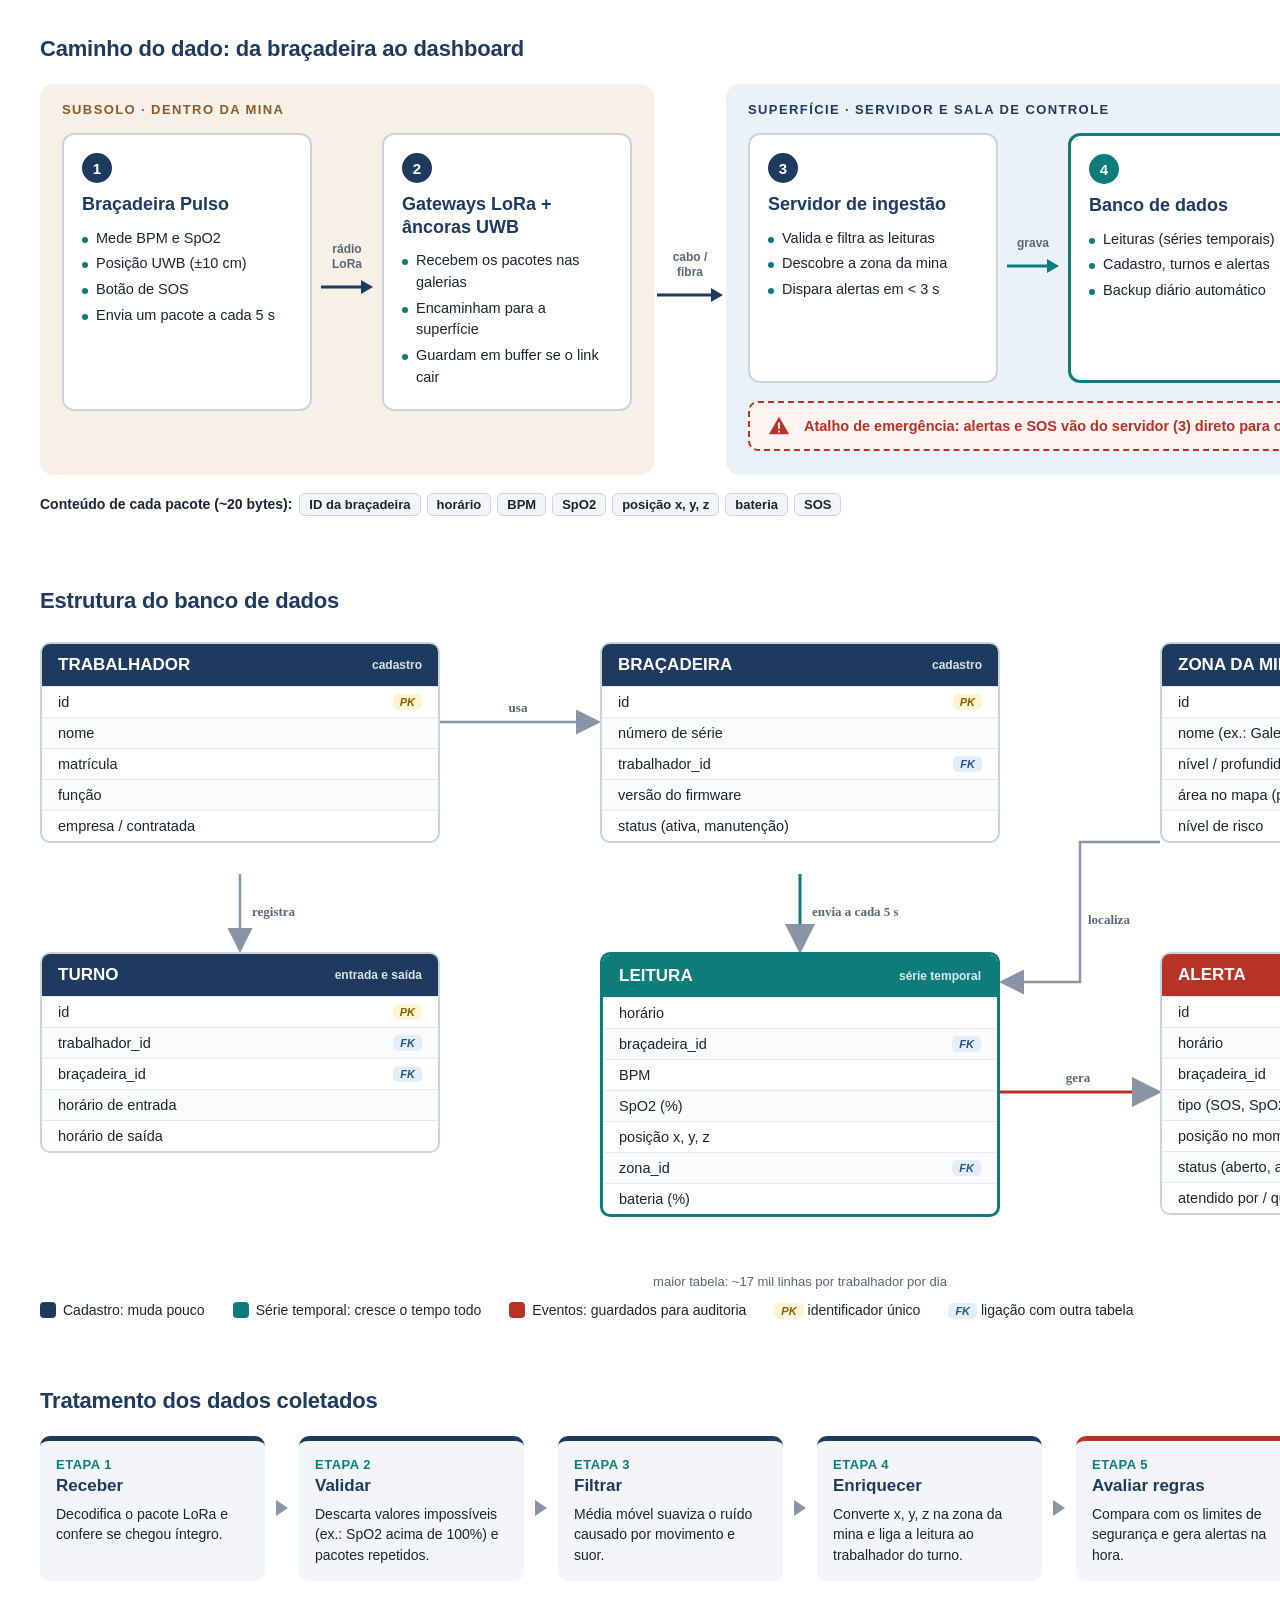
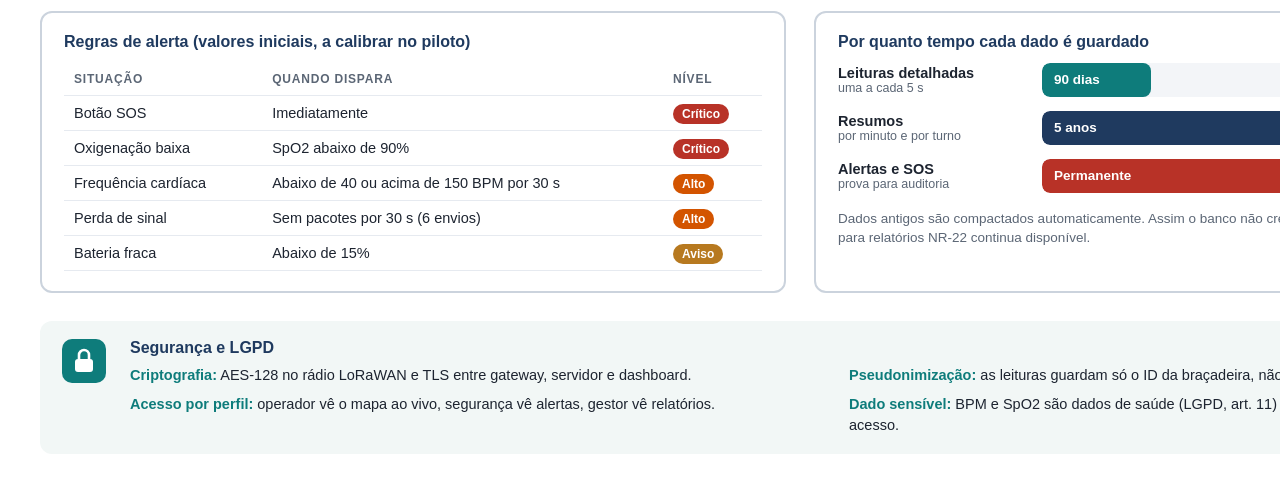
<file: figuras/fontes/figs.html>
<!doctype html>
<html lang="pt-BR"><head><meta charset="utf-8">
<style>
:root{--navy:#1F3A5F;--teal:#0E7C7B;--red:#B83227;--amber:#B7791F;--ink:#1d2430;--mute:#5b6675;--line:#CBD3DD;--bg2:#F3F5F8}
*{box-sizing:border-box;margin:0;padding:0}
body{font-family:Inter,sans-serif;color:var(--ink);background:#fff}
.fig{background:#fff;padding:36px 40px;position:relative}
h2{font-size:22px;font-weight:700;color:var(--navy);margin-bottom:22px;letter-spacing:-.2px}
h3{font-size:16px;font-weight:700;color:var(--navy);margin-bottom:12px}
/* ---------- FIG 1 ---------- */
#f1{width:1700px}
.zones{display:flex;gap:20px}
.zone{border-radius:14px;padding:18px 22px 24px}
.zone .zt{font-size:13px;font-weight:700;letter-spacing:1.4px;text-transform:uppercase;margin-bottom:16px}
.sub{background:#F6F0E7;width:640px}.sub .zt{color:#8A5A2B}
.sup{background:#EAF1F8;flex:1}.sup .zt{color:var(--navy)}
.row{display:flex;align-items:stretch}
.box{background:#fff;border:2px solid var(--line);border-radius:12px;padding:18px 18px 16px;width:250px;min-height:250px}
.box .n{display:inline-flex;width:30px;height:30px;border-radius:50%;background:var(--navy);color:#fff;font-weight:700;font-size:15px;align-items:center;justify-content:center;margin-bottom:10px}
.box .t{font-size:18px;font-weight:700;line-height:1.25;margin-bottom:12px;color:var(--navy)}
.box ul{list-style:none;font-size:14.5px;line-height:1.5;color:var(--ink)}
.box li{padding-left:14px;position:relative;margin-bottom:4px}
.box li:before{content:"";position:absolute;left:0;top:9px;width:6px;height:6px;border-radius:50%;background:var(--teal)}
.box.db{border-color:var(--teal);border-width:3px}
.box.db .n{background:var(--teal)}
.arrow{width:70px;display:flex;flex-direction:column;align-items:center;justify-content:center;font-size:12px;color:var(--mute);font-weight:600;text-align:center;line-height:1.25}
.arrow svg{margin:6px 0}
.cross{width:90px;margin:0 -20px;z-index:2}
.alertpath{margin-top:18px;display:flex;align-items:center;gap:14px;padding:12px 18px;border:2px dashed var(--red);border-radius:10px;color:var(--red);font-weight:600;font-size:14.5px;background:#FDF3F2}
.pkt{margin-top:18px;font-size:14px;color:var(--mute)}
.pkt b{color:var(--ink)}
.chip{display:inline-block;background:var(--bg2);border:1px solid var(--line);border-radius:6px;padding:3px 9px;margin:0 3px;font-size:13px;color:var(--ink);font-weight:600}
/* ---------- FIG 2 ---------- */
#f2{width:1600px;height:800px}
.tbl{position:absolute;width:400px;border:2px solid var(--line);border-radius:10px;overflow:hidden;background:#fff}
.tbl .hd{padding:11px 16px;color:#fff;font-weight:700;font-size:17px;display:flex;justify-content:space-between;align-items:center}
.tbl .hd span{font-size:12px;font-weight:600;opacity:.85}
.tbl .r{display:flex;justify-content:space-between;padding:7px 16px;font-size:14.5px;border-top:1px solid #E6EAF0}
.tbl .r:nth-child(odd){background:#FAFBFC}
.k{font-size:11px;font-weight:700;padding:2px 7px;border-radius:5px}
.pk{background:#FFF4D6;color:#8A6100}.fk{background:#E3EEF9;color:#24548A}
.cad .hd{background:var(--navy)} .ts .hd{background:var(--teal)} .ev .hd{background:var(--red)}
.ts{border-color:var(--teal);border-width:3px}
.note{position:absolute;font-size:13px;color:var(--mute);width:400px;text-align:center}
.lines{position:absolute;inset:0;pointer-events:none}
.lbl{font-family:Inter;font-size:13px;font-weight:600;fill:var(--mute)}
.legend{position:absolute;left:40px;bottom:34px;display:flex;gap:28px;font-size:14px;color:var(--ink);align-items:center}
.sw{display:inline-block;width:16px;height:16px;border-radius:4px;vertical-align:-3px;margin-right:7px}
/* ---------- FIG 3 ---------- */
#f3{width:1600px}
.steps{display:flex;align-items:stretch;gap:0}
.st{flex:1;background:var(--bg2);border-radius:10px;padding:16px 16px;border-top:5px solid var(--navy)}
.st .n{font-size:13px;font-weight:700;color:var(--teal);letter-spacing:.5px}
.st .t{font-size:17px;font-weight:700;color:var(--navy);margin:4px 0 8px}
.st p{font-size:14px;line-height:1.45;color:var(--ink)}
.st.al{border-top-color:var(--red)}
.st.db{border-top-color:var(--teal)}
.sa{width:34px;display:flex;align-items:center;justify-content:center}
.two{display:flex;gap:28px;margin-top:30px}
.card{flex:1;border:2px solid var(--line);border-radius:12px;padding:20px 22px}
table{border-collapse:collapse;width:100%;font-size:14.5px}
td,th{padding:9px 10px;text-align:left;border-bottom:1px solid #E6EAF0}
th{font-size:12px;text-transform:uppercase;letter-spacing:.8px;color:var(--mute)}
.lv{font-size:12px;font-weight:700;padding:3px 9px;border-radius:20px;color:#fff;white-space:nowrap}
.c{background:var(--red)}.a{background:#D35400}.w{background:var(--amber)}
.ret{display:flex;flex-direction:column;gap:14px}
.bar{display:flex;align-items:center;gap:14px}
.bar .lab{width:190px;font-size:14.5px;font-weight:600}
.bar .lab small{display:block;font-weight:400;color:var(--mute);font-size:12.5px}
.bar .tr{flex:1;height:34px;background:var(--bg2);border-radius:8px;position:relative;overflow:hidden}
.bar .fl{position:absolute;left:0;top:0;bottom:0;border-radius:8px;display:flex;align-items:center;padding-left:12px;color:#fff;font-weight:700;font-size:13.5px}
.sec{margin-top:28px;background:#F2F7F6;border-radius:12px;padding:18px 22px;display:flex;gap:24px;align-items:flex-start}
.sec .ic{flex:none;width:44px;height:44px;border-radius:10px;background:var(--teal);display:flex;align-items:center;justify-content:center}
.sec .g{display:grid;grid-template-columns:1fr 1fr;gap:8px 30px;font-size:14.5px;line-height:1.45;flex:1}
.sec .g div b{color:var(--teal)}
</style></head><body>

<!-- ================= FIGURA 1 ================= -->
<div class="fig" id="f1">
<h2>Caminho do dado: da braçadeira ao dashboard</h2>
<div class="zones">
 <div class="zone sub"><div class="zt">Subsolo · dentro da mina</div>
  <div class="row">
   <div class="box"><div class="n">1</div><div class="t">Braçadeira Pulso</div>
    <ul><li>Mede BPM e SpO2</li><li>Posição UWB (±10 cm)</li><li>Botão de SOS</li><li>Envia um pacote a cada 5 s</li></ul></div>
   <div class="arrow">rádio<br>LoRa<svg width="56" height="18"><line x1="2" y1="9" x2="44" y2="9" stroke="#1F3A5F" stroke-width="3"/><path d="M42 2 L54 9 L42 16 Z" fill="#1F3A5F"/></svg></div>
   <div class="box"><div class="n">2</div><div class="t">Gateways LoRa + âncoras UWB</div>
    <ul><li>Recebem os pacotes nas galerias</li><li>Encaminham para a superfície</li><li>Guardam em buffer se o link cair</li></ul></div>
  </div>
 </div>
 <div class="arrow cross">cabo /<br>fibra<svg width="70" height="18"><line x1="2" y1="9" x2="58" y2="9" stroke="#1F3A5F" stroke-width="3"/><path d="M56 2 L68 9 L56 16 Z" fill="#1F3A5F"/></svg></div>
 <div class="zone sup"><div class="zt">Superfície · servidor e sala de controle</div>
  <div class="row">
   <div class="box"><div class="n">3</div><div class="t">Servidor de ingestão</div>
    <ul><li>Valida e filtra as leituras</li><li>Descobre a zona da mina</li><li>Dispara alertas em &lt; 3 s</li></ul></div>
   <div class="arrow">grava<svg width="56" height="18"><line x1="2" y1="9" x2="44" y2="9" stroke="#0E7C7B" stroke-width="3"/><path d="M42 2 L54 9 L42 16 Z" fill="#0E7C7B"/></svg></div>
   <div class="box db"><div class="n">4</div><div class="t">Banco de dados</div>
    <ul><li>Leituras (séries temporais)</li><li>Cadastro, turnos e alertas</li><li>Backup diário automático</li></ul></div>
   <div class="arrow">consulta<svg width="56" height="18"><line x1="2" y1="9" x2="44" y2="9" stroke="#1F3A5F" stroke-width="3"/><path d="M42 2 L54 9 L42 16 Z" fill="#1F3A5F"/></svg></div>
   <div class="box"><div class="n">5</div><div class="t">Dashboard e relatórios</div>
    <ul><li>Mapa da mina ao vivo</li><li>Painel de alertas e SOS</li><li>Relatórios NR-22 e ESG</li></ul></div>
  </div>
  <div class="alertpath"><svg width="22" height="22" viewBox="0 0 24 24"><path d="M12 2 L23 21 H1 Z" fill="#B83227"/><rect x="11" y="8" width="2" height="7" fill="#fff"/><rect x="11" y="17" width="2" height="2" fill="#fff"/></svg>
  Atalho de emergência: alertas e SOS vão do servidor (3) direto para o dashboard (5), sem esperar o banco.</div>
 </div>
</div>
<div class="pkt"><b>Conteúdo de cada pacote (~20 bytes):</b>
 <span class="chip">ID da braçadeira</span><span class="chip">horário</span><span class="chip">BPM</span><span class="chip">SpO2</span><span class="chip">posição x, y, z</span><span class="chip">bateria</span><span class="chip">SOS</span></div>
</div>

<!-- ================= FIGURA 2 ================= -->
<div class="fig" id="f2">
<h2>Estrutura do banco de dados</h2>
<svg class="lines" width="1600" height="860">
 <defs><marker id="m" markerWidth="10" markerHeight="10" refX="8" refY="5" orient="auto"><path d="M0 0 L10 5 L0 10 Z" fill="#8995A5"/></marker></defs>
 <!-- trabalhador -> braçadeira -->
 <line x1="440" y1="170" x2="596" y2="170" stroke="#8995A5" stroke-width="2.5" marker-end="url(#m)"/><text x="518" y="160" class="lbl" text-anchor="middle">usa</text>
 <!-- trabalhador -> turno -->
 <line x1="240" y1="322" x2="240" y2="396" stroke="#8995A5" stroke-width="2.5" marker-end="url(#m)"/><text x="252" y="364" class="lbl">registra</text>
 <!-- braçadeira -> leitura -->
 <line x1="800" y1="322" x2="800" y2="396" stroke="#0E7C7B" stroke-width="3" marker-end="url(#m)"/><text x="812" y="364" class="lbl">envia a cada 5 s</text>
 <!-- leitura -> alerta -->
 <line x1="1000" y1="540" x2="1156" y2="540" stroke="#B83227" stroke-width="3" marker-end="url(#m)"/><text x="1078" y="530" class="lbl" text-anchor="middle">gera</text>
 <!-- zona -> alerta -->
 <line x1="1360" y1="322" x2="1360" y2="396" stroke="#8995A5" stroke-width="2.5" marker-end="url(#m)"/><text x="1372" y="364" class="lbl">localiza</text>
 <!-- zona -> leitura (elbow) -->
 <path d="M1160 290 H1080 V430 H1004" fill="none" stroke="#8995A5" stroke-width="2.5" marker-end="url(#m)"/><text x="1088" y="372" class="lbl">localiza</text>
</svg>

<div class="tbl cad" style="left:40px;top:90px"><div class="hd">TRABALHADOR <span>cadastro</span></div>
 <div class="r">id <i class="k pk">PK</i></div><div class="r">nome</div><div class="r">matrícula</div><div class="r">função</div><div class="r">empresa / contratada</div></div>
<div class="tbl cad" style="left:600px;top:90px"><div class="hd">BRAÇADEIRA <span>cadastro</span></div>
 <div class="r">id <i class="k pk">PK</i></div><div class="r">número de série</div><div class="r">trabalhador_id <i class="k fk">FK</i></div><div class="r">versão do firmware</div><div class="r">status (ativa, manutenção)</div></div>
<div class="tbl cad" style="left:1160px;top:90px"><div class="hd">ZONA DA MINA <span>mapa</span></div>
 <div class="r">id <i class="k pk">PK</i></div><div class="r">nome (ex.: Galeria N-3)</div><div class="r">nível / profundidade (m)</div><div class="r">área no mapa (polígono)</div><div class="r">nível de risco</div></div>

<div class="tbl cad" style="left:40px;top:400px"><div class="hd">TURNO <span>entrada e saída</span></div>
 <div class="r">id <i class="k pk">PK</i></div><div class="r">trabalhador_id <i class="k fk">FK</i></div><div class="r">braçadeira_id <i class="k fk">FK</i></div><div class="r">horário de entrada</div><div class="r">horário de saída</div></div>
<div class="tbl ts" style="left:600px;top:400px"><div class="hd">LEITURA <span>série temporal</span></div>
 <div class="r">horário</div><div class="r">braçadeira_id <i class="k fk">FK</i></div><div class="r">BPM</div><div class="r">SpO2 (%)</div><div class="r">posição x, y, z</div><div class="r">zona_id <i class="k fk">FK</i></div><div class="r">bateria (%)</div></div>
<div class="note" style="left:600px;top:722px">maior tabela: ~17 mil linhas por trabalhador por dia</div>
<div class="tbl ev" style="left:1160px;top:400px"><div class="hd">ALERTA <span>eventos</span></div>
 <div class="r">id <i class="k pk">PK</i></div><div class="r">horário</div><div class="r">braçadeira_id <i class="k fk">FK</i></div><div class="r">tipo (SOS, SpO2, BPM, sinal)</div><div class="r">posição no momento</div><div class="r">status (aberto, atendido)</div><div class="r">atendido por / quando</div></div>

<div class="legend">
 <span><i class="sw" style="background:#1F3A5F"></i>Cadastro: muda pouco</span>
 <span><i class="sw" style="background:#0E7C7B"></i>Série temporal: cresce o tempo todo</span>
 <span><i class="sw" style="background:#B83227"></i>Eventos: guardados para auditoria</span>
 <span><i class="k pk">PK</i> identificador único</span>
 <span><i class="k fk">FK</i> ligação com outra tabela</span>
</div>
</div>

<!-- ================= FIGURA 3 ================= -->
<div class="fig" id="f3">
<h2>Tratamento dos dados coletados</h2>
<div class="steps">
 <div class="st"><div class="n">ETAPA 1</div><div class="t">Receber</div><p>Decodifica o pacote LoRa e confere se chegou íntegro.</p></div>
 <div class="sa"><svg width="20" height="20"><path d="M4 2 L16 10 L4 18 Z" fill="#8995A5"/></svg></div>
 <div class="st"><div class="n">ETAPA 2</div><div class="t">Validar</div><p>Descarta valores impossíveis (ex.: SpO2 acima de 100%) e pacotes repetidos.</p></div>
 <div class="sa"><svg width="20" height="20"><path d="M4 2 L16 10 L4 18 Z" fill="#8995A5"/></svg></div>
 <div class="st"><div class="n">ETAPA 3</div><div class="t">Filtrar</div><p>Média móvel suaviza o ruído causado por movimento e suor.</p></div>
 <div class="sa"><svg width="20" height="20"><path d="M4 2 L16 10 L4 18 Z" fill="#8995A5"/></svg></div>
 <div class="st"><div class="n">ETAPA 4</div><div class="t">Enriquecer</div><p>Converte x, y, z na zona da mina e liga a leitura ao trabalhador do turno.</p></div>
 <div class="sa"><svg width="20" height="20"><path d="M4 2 L16 10 L4 18 Z" fill="#8995A5"/></svg></div>
 <div class="st al"><div class="n">ETAPA 5</div><div class="t">Avaliar regras</div><p>Compara com os limites de segurança e gera alertas na hora.</p></div>
 <div class="sa"><svg width="20" height="20"><path d="M4 2 L16 10 L4 18 Z" fill="#8995A5"/></svg></div>
 <div class="st db"><div class="n">ETAPA 6</div><div class="t">Armazenar e resumir</div><p>Grava a leitura e atualiza médias por minuto e por turno.</p></div>
</div>

<div class="two">
 <div class="card"><h3>Regras de alerta (valores iniciais, a calibrar no piloto)</h3>
  <table>
   <tr><th>Situação</th><th>Quando dispara</th><th>Nível</th></tr>
   <tr><td>Botão SOS</td><td>Imediatamente</td><td><span class="lv c">Crítico</span></td></tr>
   <tr><td>Oxigenação baixa</td><td>SpO2 abaixo de 90%</td><td><span class="lv c">Crítico</span></td></tr>
   <tr><td>Frequência cardíaca</td><td>Abaixo de 40 ou acima de 150 BPM por 30 s</td><td><span class="lv a">Alto</span></td></tr>
   <tr><td>Perda de sinal</td><td>Sem pacotes por 30 s (6 envios)</td><td><span class="lv a">Alto</span></td></tr>
   <tr><td>Bateria fraca</td><td>Abaixo de 15%</td><td><span class="lv w">Aviso</span></td></tr>
  </table></div>
 <div class="card"><h3>Por quanto tempo cada dado é guardado</h3>
  <div class="ret">
   <div class="bar"><div class="lab">Leituras detalhadas<small>uma a cada 5 s</small></div><div class="tr"><div class="fl" style="width:22%;background:#0E7C7B">90 dias</div></div></div>
   <div class="bar"><div class="lab">Resumos<small>por minuto e por turno</small></div><div class="tr"><div class="fl" style="width:68%;background:#1F3A5F">5 anos</div></div></div>
   <div class="bar"><div class="lab">Alertas e SOS<small>prova para auditoria</small></div><div class="tr"><div class="fl" style="width:100%;background:#B83227">Permanente</div></div></div>
  </div>
  <p style="font-size:13.5px;color:#5b6675;margin-top:16px;line-height:1.45">Dados antigos são compactados automaticamente. Assim o banco não cresce sem limite e o histórico necessário para relatórios NR-22 continua disponível.</p>
 </div>
</div>

<div class="sec"><div class="ic"><svg width="24" height="26" viewBox="0 0 24 26"><rect x="3" y="11" width="18" height="13" rx="3" fill="#fff"/><path d="M7 11 V7 a5 5 0 0 1 10 0 V11" fill="none" stroke="#fff" stroke-width="2.6"/></svg></div>
 <div><h3 style="margin-bottom:8px">Segurança e LGPD</h3>
 <div class="g">
  <div><b>Criptografia:</b> AES-128 no rádio LoRaWAN e TLS entre gateway, servidor e dashboard.</div>
  <div><b>Pseudonimização:</b> as leituras guardam só o ID da braçadeira, não o nome.</div>
  <div><b>Acesso por perfil:</b> operador vê o mapa ao vivo, segurança vê alertas, gestor vê relatórios.</div>
  <div><b>Dado sensível:</b> BPM e SpO2 são dados de saúde (LGPD, art. 11) e exigem finalidade clara e registro de acesso.</div>
 </div></div>
</div>
</div>
</body></html>
</file>
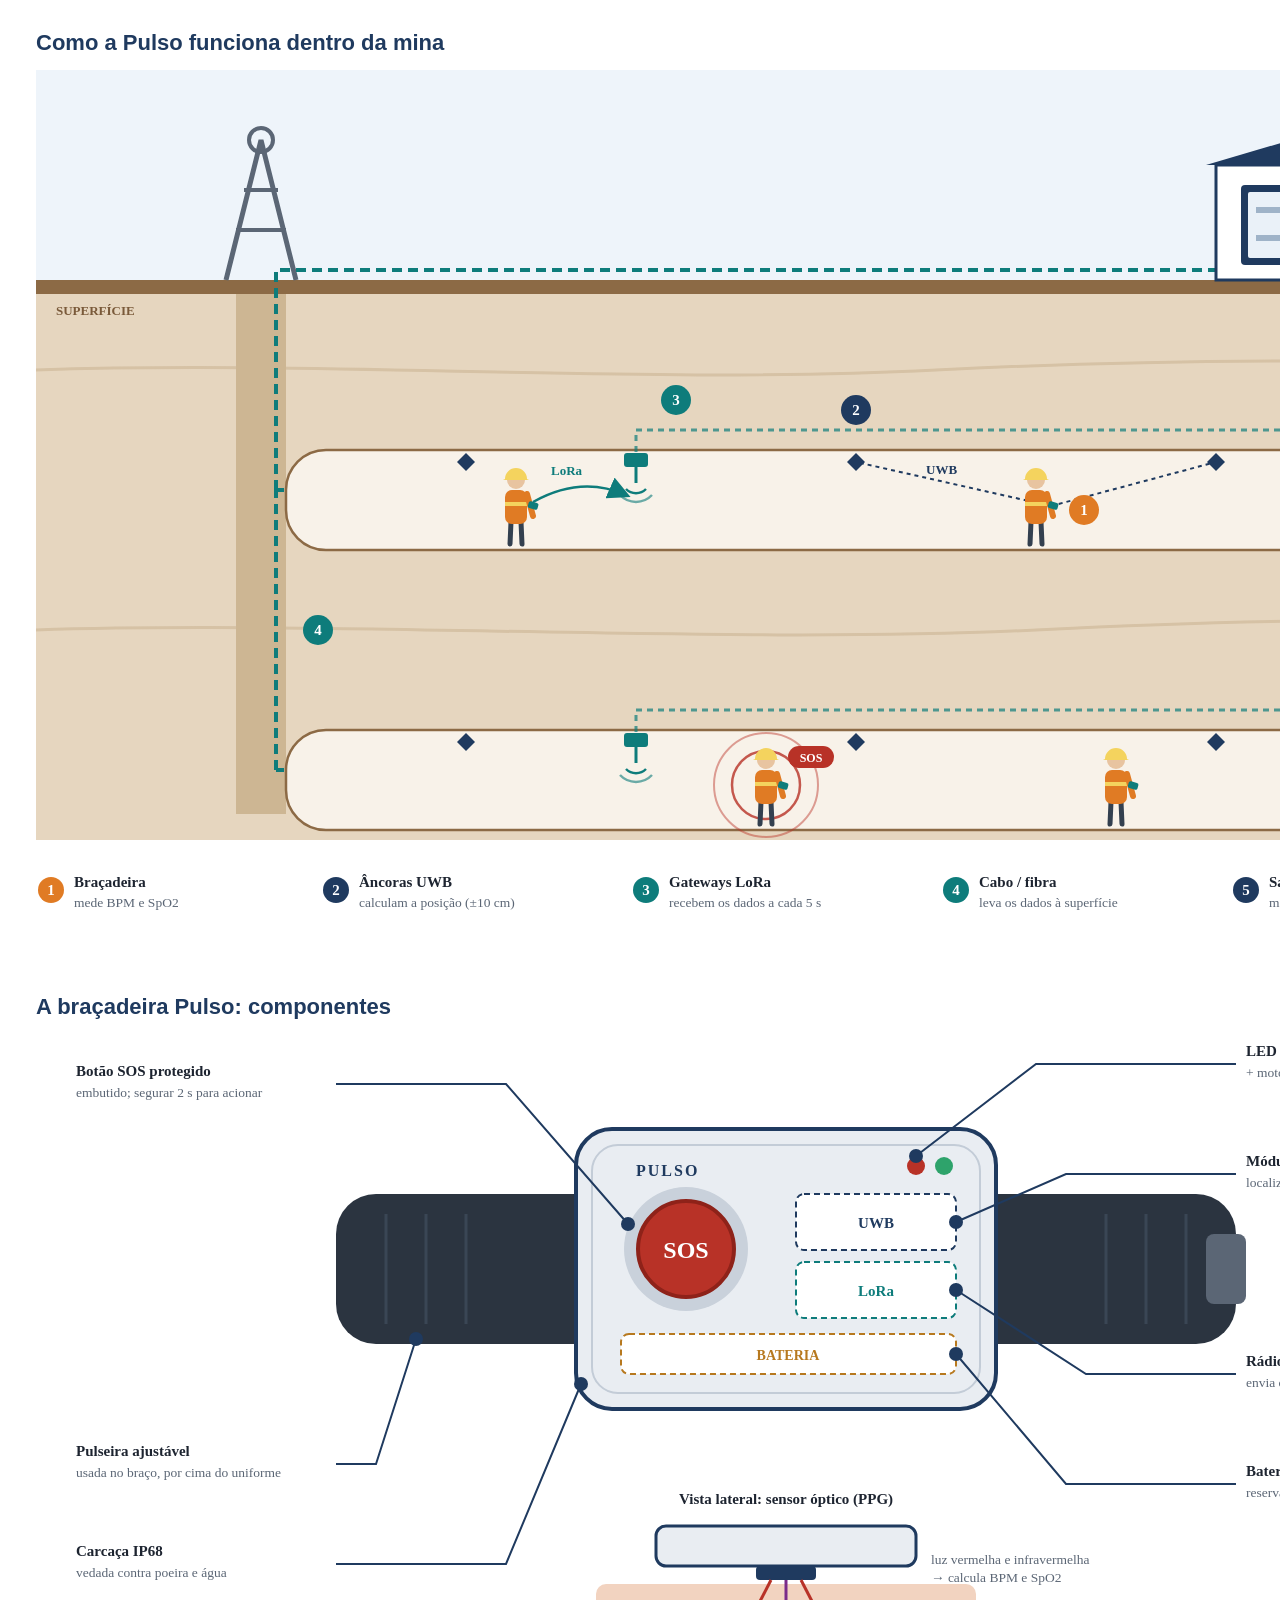
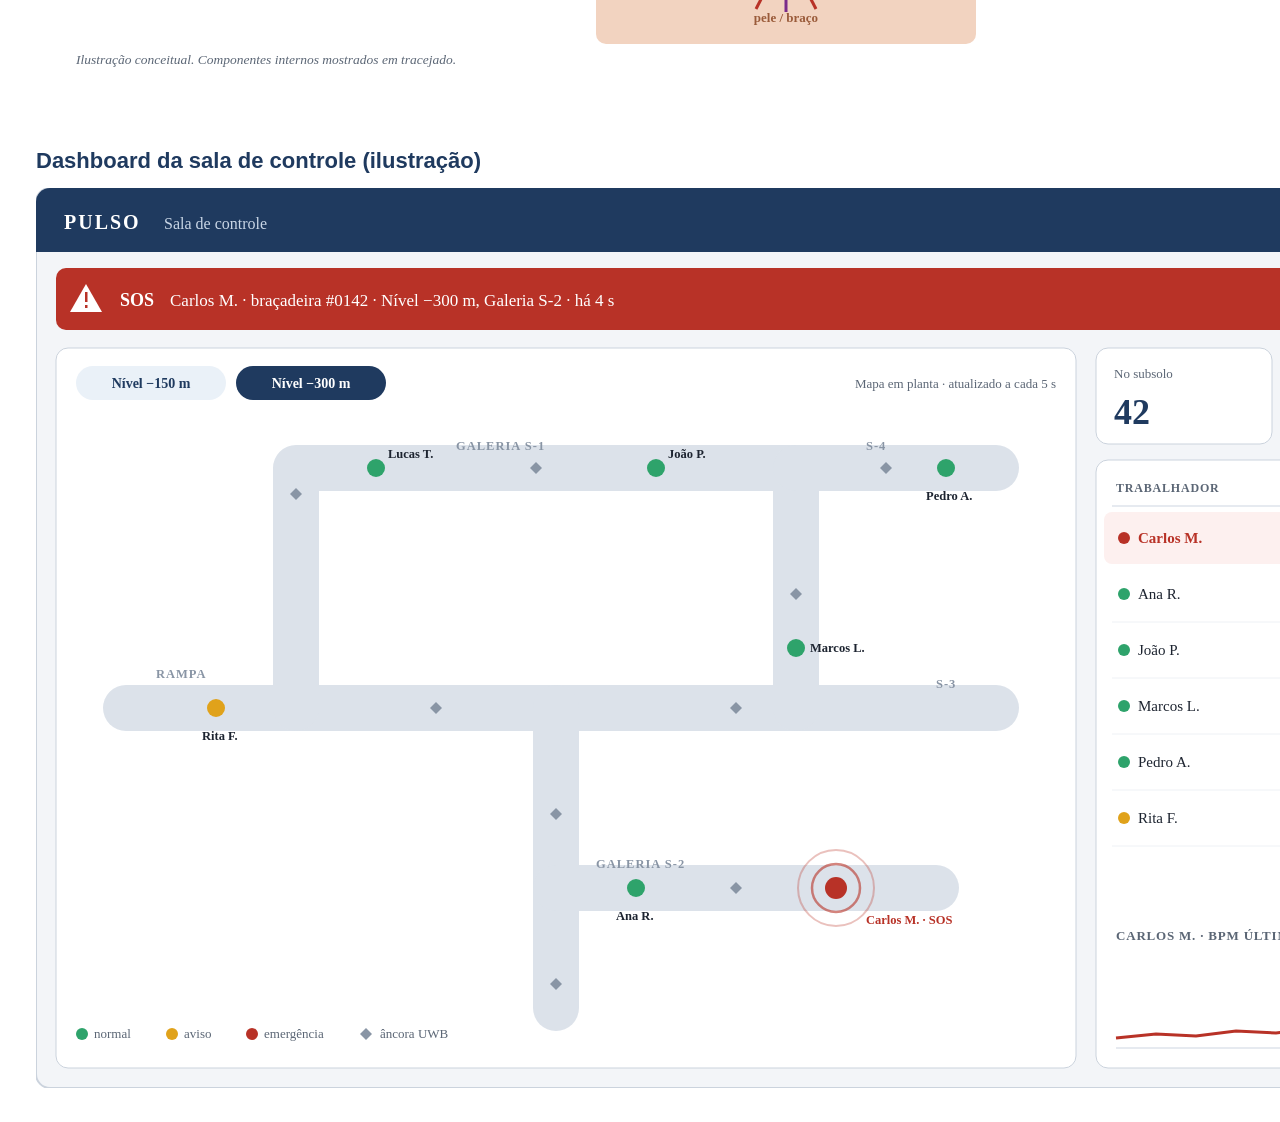
<file: figuras/fontes/sistema.html>
<!doctype html>
<html lang="pt-BR"><head><meta charset="utf-8">
<style>
*{margin:0;padding:0;box-sizing:border-box}
body{font-family:Inter,sans-serif;background:#fff;color:#1d2430}
.fig{background:#fff;padding:30px 36px;display:inline-block}
h2{font-size:22px;font-weight:700;color:#1F3A5F;margin-bottom:14px}
svg text{font-family:Inter}
.lb{font-size:15px;font-weight:700;fill:#1F3A5F}
.ls{font-size:13px;fill:#5b6675}
.lv{font-size:14px;font-weight:700;fill:#8A5A2B;letter-spacing:.5px}
.nb{font-size:15px;font-weight:800;fill:#fff}
.cl{font-size:15px;font-weight:700;fill:#1d2430}
.cs{font-size:13.5px;fill:#5b6675}
</style></head><body>

<!-- ================= A: INFOGRÁFICO ================= -->
<div class="fig" id="A">
<h2>Como a Pulso funciona dentro da mina</h2>
<svg width="1700" height="860" viewBox="0 0 1700 860">
<defs>
 <g id="wk"><!-- worker, origin at feet center -->
  <line x1="-6" y1="-2" x2="-5" y2="-24" stroke="#33404f" stroke-width="5" stroke-linecap="round"/>
  <line x1="6" y1="-2" x2="5" y2="-24" stroke="#33404f" stroke-width="5" stroke-linecap="round"/>
  <rect x="-11" y="-56" width="22" height="34" rx="7" fill="#E07B24"/>
  <rect x="-11" y="-44" width="22" height="4" fill="#F4D35E"/>
  <line x1="11" y1="-52" x2="17" y2="-30" stroke="#E07B24" stroke-width="6" stroke-linecap="round"/>
  <rect x="12" y="-44" width="10" height="7" rx="2" fill="#0E7C7B" transform="rotate(15 17 -40)"/>
  <circle cx="0" cy="-66" r="9" fill="#E8C4A0"/>
  <path d="M-11 -67 A11 11 0 0 1 11 -67 L13 -66 L-13 -66 Z" fill="#F4D35E"/>
 </g>
 <g id="anc"><path d="M0 0 L9 9 L0 18 L-9 9 Z" fill="#1F3A5F"/></g>
 <g id="gw"><rect x="-12" y="0" width="24" height="14" rx="3" fill="#0E7C7B"/><line x1="0" y1="14" x2="0" y2="30" stroke="#0E7C7B" stroke-width="3"/><path d="M-10 36 A14 14 0 0 0 10 36" fill="none" stroke="#0E7C7B" stroke-width="2.5"/><path d="M-16 42 A22 22 0 0 0 16 42" fill="none" stroke="#0E7C7B" stroke-width="2.5" opacity=".6"/></g>
 <marker id="ar" markerWidth="9" markerHeight="9" refX="7" refY="4.5" orient="auto"><path d="M0 0 L9 4.5 L0 9 Z" fill="#0E7C7B"/></marker>
</defs>
<!-- sky & ground -->
<rect x="0" y="0" width="1700" height="210" fill="#EEF4FA"/>
<rect x="0" y="210" width="1700" height="560" fill="#E6D6BF"/>
<rect x="0" y="210" width="1700" height="14" fill="#8C6A45"/>
<path d="M0 300 C300 290 600 315 900 300 S1500 290 1700 305" stroke="#D6C2A5" stroke-width="3" fill="none"/>
<path d="M0 560 C300 550 700 575 1000 560 S1500 548 1700 565" stroke="#D6C2A5" stroke-width="3" fill="none"/>
<text x="20" y="245" class="ls" style="fill:#7a5a3a;font-weight:600">SUPERFÍCIE</text>

<!-- headframe -->
<path d="M190 210 L225 70 L260 210" fill="none" stroke="#5b6675" stroke-width="5"/>
<line x1="200" y1="160" x2="250" y2="160" stroke="#5b6675" stroke-width="4"/>
<line x1="208" y1="120" x2="242" y2="120" stroke="#5b6675" stroke-width="4"/>
<circle cx="225" cy="70" r="12" fill="none" stroke="#5b6675" stroke-width="4"/>
<!-- shaft -->
<rect x="200" y="224" width="50" height="520" fill="#CDB693"/>
<!-- cable -->
<path d="M240 700 V420 M240 420 V200 H1180" fill="none" stroke="#0E7C7B" stroke-width="4" stroke-dasharray="10 6"/>
<path d="M600 700 H240" stroke="#0E7C7B" stroke-width="4" stroke-dasharray="10 6"/>
<path d="M600 420 H240" stroke="#0E7C7B" stroke-width="4" stroke-dasharray="10 6"/>

<!-- control room -->
<rect x="1180" y="95" width="320" height="115" fill="#fff" stroke="#1F3A5F" stroke-width="3"/>
<path d="M1170 95 L1340 45 L1510 95 Z" fill="#1F3A5F"/>
<rect x="1205" y="115" width="150" height="80" rx="4" fill="#1F3A5F"/>
<rect x="1212" y="122" width="136" height="66" rx="2" fill="#EAF1F8"/>
<line x1="1220" y1="140" x2="1340" y2="140" stroke="#9fb3c8" stroke-width="6"/>
<line x1="1220" y1="168" x2="1340" y2="168" stroke="#9fb3c8" stroke-width="6"/>
<circle cx="1250" cy="140" r="5" fill="#0E7C7B"/><circle cx="1300" cy="168" r="5" fill="#B83227"/><circle cx="1320" cy="140" r="5" fill="#0E7C7B"/>
<rect x="1380" y="115" width="38" height="80" rx="4" fill="#33404f"/>
<line x1="1386" y1="130" x2="1412" y2="130" stroke="#0E7C7B" stroke-width="3"/><line x1="1386" y1="145" x2="1412" y2="145" stroke="#0E7C7B" stroke-width="3"/><line x1="1386" y1="160" x2="1412" y2="160" stroke="#0E7C7B" stroke-width="3"/>
<text x="1435" y="140" class="ls">servidor</text><text x="1435" y="157" class="ls">+ banco</text>
<text x="1340" y="30" class="lb" text-anchor="middle">Sala de controle</text>

<!-- level 1 tunnel -->
<rect x="250" y="380" width="1380" height="100" rx="40" fill="#F8F2E9" stroke="#8C6A45" stroke-width="2.5"/>
<text x="1610" y="372" class="lv" text-anchor="end">NÍVEL −150 m</text>
<!-- level 2 tunnel -->
<rect x="250" y="660" width="1380" height="100" rx="40" fill="#F8F2E9" stroke="#8C6A45" stroke-width="2.5"/>
<text x="1610" y="652" class="lv" text-anchor="end">NÍVEL −300 m</text>

<!-- anchors -->
<use href="#anc" x="430" y="383"/><use href="#anc" x="820" y="383"/><use href="#anc" x="1180" y="383"/><use href="#anc" x="1520" y="383"/>
<use href="#anc" x="430" y="663"/><use href="#anc" x="820" y="663"/><use href="#anc" x="1180" y="663"/><use href="#anc" x="1520" y="663"/>
<!-- gateways -->
<use href="#gw" x="600" y="383"/><use href="#gw" x="600" y="663"/>
<use href="#gw" x="1350" y="383"/><use href="#gw" x="1350" y="663"/>
<path d="M1350 397 V360 H600 V383" fill="none" stroke="#0E7C7B" stroke-width="3" stroke-dasharray="6 5" opacity=".7"/>
<path d="M1350 677 V640 H600 V663" fill="none" stroke="#0E7C7B" stroke-width="3" stroke-dasharray="6 5" opacity=".7"/>

<!-- UWB ranging for worker at 1000 L1 -->
<line x1="1015" y1="436" x2="820" y2="392" stroke="#1F3A5F" stroke-width="2" stroke-dasharray="4 4"/>
<line x1="1015" y1="436" x2="1180" y2="392" stroke="#1F3A5F" stroke-width="2" stroke-dasharray="4 4"/>
<!-- LoRa from worker 480 to gateway 600 -->
<path d="M497 432 Q545 405 590 425" fill="none" stroke="#0E7C7B" stroke-width="2.5" marker-end="url(#ar)"/>

<!-- workers L1 -->
<use href="#wk" x="480" y="476"/><use href="#wk" x="1000" y="476"/><use href="#wk" x="1460" y="476"/>
<!-- workers L2 -->
<use href="#wk" x="1080" y="756"/><use href="#wk" x="1460" y="756"/>
<!-- SOS worker -->
<circle cx="730" cy="715" r="34" fill="none" stroke="#B83227" stroke-width="2.5" opacity=".8"/>
<circle cx="730" cy="715" r="52" fill="none" stroke="#B83227" stroke-width="2" opacity=".45"/>
<use href="#wk" x="730" y="756"/>
<rect x="752" y="676" width="46" height="22" rx="11" fill="#B83227"/><text x="775" y="692" text-anchor="middle" style="font-size:12px;font-weight:800;fill:#fff">SOS</text>

<!-- numbered callouts -->
<g>
 <circle cx="1048" cy="440" r="15" fill="#E07B24"/><text x="1048" y="445" class="nb" text-anchor="middle">1</text>
 <circle cx="820" cy="340" r="15" fill="#1F3A5F"/><text x="820" y="345" class="nb" text-anchor="middle">2</text>
 <circle cx="640" cy="330" r="15" fill="#0E7C7B"/><text x="640" y="335" class="nb" text-anchor="middle">3</text>
 <circle cx="282" cy="560" r="15" fill="#0E7C7B"/><text x="282" y="565" class="nb" text-anchor="middle">4</text>
 <circle cx="1530" cy="70" r="15" fill="#1F3A5F"/><text x="1530" y="75" class="nb" text-anchor="middle">5</text>
</g>
<text x="890" y="404" class="ls" style="fill:#1F3A5F;font-weight:600">UWB</text>
<text x="515" y="405" class="ls" style="fill:#0E7C7B;font-weight:600">LoRa</text>

<!-- legend -->
<g transform="translate(0,800)">
 <circle cx="15" cy="20" r="13" fill="#E07B24"/><text x="15" y="25" class="nb" text-anchor="middle">1</text>
 <text x="38" y="17" class="cl">Braçadeira</text><text x="38" y="37" class="cs">mede BPM e SpO2</text>
 <circle cx="300" cy="20" r="13" fill="#1F3A5F"/><text x="300" y="25" class="nb" text-anchor="middle">2</text>
 <text x="323" y="17" class="cl">Âncoras UWB</text><text x="323" y="37" class="cs">calculam a posição (±10 cm)</text>
 <circle cx="610" cy="20" r="13" fill="#0E7C7B"/><text x="610" y="25" class="nb" text-anchor="middle">3</text>
 <text x="633" y="17" class="cl">Gateways LoRa</text><text x="633" y="37" class="cs">recebem os dados a cada 5 s</text>
 <circle cx="920" cy="20" r="13" fill="#0E7C7B"/><text x="920" y="25" class="nb" text-anchor="middle">4</text>
 <text x="943" y="17" class="cl">Cabo / fibra</text><text x="943" y="37" class="cs">leva os dados à superfície</text>
 <circle cx="1210" cy="20" r="13" fill="#1F3A5F"/><text x="1210" y="25" class="nb" text-anchor="middle">5</text>
 <text x="1233" y="17" class="cl">Sala de controle</text><text x="1233" y="37" class="cs">mapa ao vivo, alertas e SOS</text>
 <rect x="1480" y="6" width="46" height="22" rx="11" fill="#B83227"/><text x="1503" y="22" text-anchor="middle" style="font-size:12px;font-weight:800;fill:#fff">SOS</text>
 <text x="1536" y="22" class="cs">pedido de ajuda</text>
</g>
</svg>
</div>

<!-- ================= B: BRAÇADEIRA ================= -->
<div class="fig" id="B">
<h2>A braçadeira Pulso: componentes</h2>
<svg width="1500" height="650" viewBox="0 90 1500 650">
<defs><marker id="d" markerWidth="8" markerHeight="8" refX="4" refY="4"><circle cx="4" cy="4" r="3.5" fill="#1F3A5F"/></marker></defs>
<!-- strap -->
<rect x="300" y="250" width="900" height="150" rx="40" fill="#2B3440"/>
<g stroke="#3a4655" stroke-width="3">
 <line x1="350" y1="270" x2="350" y2="380"/><line x1="390" y1="270" x2="390" y2="380"/><line x1="430" y1="270" x2="430" y2="380"/>
 <line x1="1070" y1="270" x2="1070" y2="380"/><line x1="1110" y1="270" x2="1110" y2="380"/><line x1="1150" y1="270" x2="1150" y2="380"/>
</g>
<rect x="1170" y="290" width="40" height="70" rx="8" fill="#5b6675"/>
<!-- module -->
<rect x="540" y="185" width="420" height="280" rx="36" fill="#E9EDF2" stroke="#1F3A5F" stroke-width="4"/>
<rect x="556" y="201" width="388" height="248" rx="26" fill="none" stroke="#C3CCD7" stroke-width="2"/>
<!-- x-ray internals -->
<rect x="760" y="250" width="160" height="56" rx="8" fill="#fff" stroke="#1F3A5F" stroke-width="2" stroke-dasharray="6 4"/>
<text x="840" y="284" text-anchor="middle" style="font-size:15px;font-weight:700;fill:#1F3A5F">UWB</text>
<rect x="760" y="318" width="160" height="56" rx="8" fill="#fff" stroke="#0E7C7B" stroke-width="2" stroke-dasharray="6 4"/>
<text x="840" y="352" text-anchor="middle" style="font-size:15px;font-weight:700;fill:#0E7C7B">LoRa</text>
<rect x="585" y="390" width="335" height="40" rx="8" fill="#fff" stroke="#B7791F" stroke-width="2" stroke-dasharray="6 4"/>
<text x="752" y="416" text-anchor="middle" style="font-size:14px;font-weight:700;fill:#B7791F">BATERIA</text>
<!-- SOS button -->
<circle cx="650" cy="305" r="62" fill="#C9D1DB"/>
<circle cx="650" cy="305" r="48" fill="#B83227"/>
<circle cx="650" cy="305" r="48" fill="none" stroke="#8E2219" stroke-width="4"/>
<text x="650" y="314" text-anchor="middle" style="font-size:24px;font-weight:800;fill:#fff">SOS</text>
<!-- LEDs -->
<circle cx="880" cy="222" r="9" fill="#B83227"/><circle cx="908" cy="222" r="9" fill="#2EA36B"/>
<text x="600" y="232" style="font-size:16px;font-weight:800;fill:#1F3A5F;letter-spacing:2px">PULSO</text>

<!-- callouts left -->
<g fill="none" stroke="#1F3A5F" stroke-width="2">
 <path d="M592 280 L470 140 H300" marker-start="url(#d)"/>
 <path d="M545 440 L470 620 H300" marker-start="url(#d)"/>
 <path d="M380 395 L340 520 H300" marker-start="url(#d)"/>
 <path d="M880 212 L1000 120 H1200" marker-start="url(#d)"/>
 <path d="M920 278 L1030 230 H1200" marker-start="url(#d)"/>
 <path d="M920 346 L1050 430 H1200" marker-start="url(#d)"/>
 <path d="M920 410 L1030 540 H1200" marker-start="url(#d)"/>
</g>
<g>
 <text x="40" y="132" class="cl">Botão SOS protegido</text><text x="40" y="153" class="cs">embutido; segurar 2 s para acionar</text>
 <text x="40" y="612" class="cl">Carcaça IP68</text><text x="40" y="633" class="cs">vedada contra poeira e água</text>
 <text x="40" y="512" class="cl">Pulseira ajustável</text><text x="40" y="533" class="cs">usada no braço, por cima do uniforme</text>
 <text x="1210" y="112" class="cl">LED vermelho / verde</text><text x="1210" y="133" class="cs">+ motor de vibração</text>
 <text x="1210" y="222" class="cl">Módulo UWB</text><text x="1210" y="243" class="cs">localização com ±10 cm</text>
 <text x="1210" y="422" class="cl">Rádio LoRa</text><text x="1210" y="443" class="cs">envia os dados a cada 5 s</text>
 <text x="1210" y="532" class="cl">Bateria recarregável</text><text x="1210" y="553" class="cs">reserva mínima para SOS</text>
</g>

<!-- side view: PPG -->
<g transform="translate(560,560)">
 <text x="190" y="0" text-anchor="middle" class="cl">Vista lateral: sensor óptico (PPG)</text>
 <rect x="0" y="80" width="380" height="60" rx="10" fill="#F2D3C0"/>
 <text x="190" y="118" text-anchor="middle" style="font-size:13px;fill:#9a5b3a;font-weight:600">pele / braço</text>
 <rect x="60" y="22" width="260" height="40" rx="10" fill="#E9EDF2" stroke="#1F3A5F" stroke-width="3"/>
 <rect x="160" y="62" width="60" height="14" rx="4" fill="#1F3A5F"/>
 <path d="M175 76 L160 105" stroke="#B83227" stroke-width="3"/><path d="M190 76 L190 108" stroke="#7a2b8a" stroke-width="3"/><path d="M205 76 L220 105" stroke="#B83227" stroke-width="3"/>
 <text x="335" y="60" class="cs">luz vermelha e infravermelha</text>
 <text x="335" y="78" class="cs">→ calcula BPM e SpO2</text>
</g>
<text x="40" y="720" class="cs" style="font-style:italic">Ilustração conceitual. Componentes internos mostrados em tracejado.</text>
</svg>
</div>

<!-- ================= C: DASHBOARD ================= -->
<div class="fig" id="C">
<h2>Dashboard da sala de controle (ilustração)</h2>
<svg width="1640" height="900" viewBox="0 0 1640 900">
<rect x="0" y="0" width="1640" height="900" rx="14" fill="#F3F5F8" stroke="#CBD3DD" stroke-width="2"/>
<!-- header -->
<path d="M0 14 A14 14 0 0 1 14 0 H1626 A14 14 0 0 1 1640 14 V64 H0 Z" fill="#1F3A5F"/>
<text x="28" y="41" style="font-size:20px;font-weight:800;fill:#fff;letter-spacing:2px">PULSO</text>
<text x="128" y="41" style="font-size:16px;fill:#C9D6E6">Sala de controle</text>
<text x="1610" y="41" text-anchor="end" style="font-size:15px;fill:#C9D6E6">Mina exemplo · Turno A · 14:32:05</text>
<!-- alert banner -->
<rect x="20" y="80" width="1600" height="62" rx="10" fill="#B83227"/>
<path d="M50 96 L66 124 H34 Z" fill="#fff"/><rect x="49" y="104" width="2.5" height="10" fill="#B83227"/><rect x="49" y="117" width="2.5" height="3" fill="#B83227"/>
<text x="84" y="118" style="font-size:18px;font-weight:800;fill:#fff">SOS</text>
<text x="134" y="118" style="font-size:17px;fill:#fff">Carlos M. · braçadeira #0142 · Nível −300 m, Galeria S-2 · há 4 s</text>
<rect x="1440" y="92" width="164" height="38" rx="8" fill="#fff"/><text x="1522" y="117" text-anchor="middle" style="font-size:15px;font-weight:800;fill:#B83227">RECEBIDO</text>
<!-- map panel -->
<rect x="20" y="160" width="1020" height="720" rx="12" fill="#fff" stroke="#CBD3DD"/>
<rect x="40" y="178" width="150" height="34" rx="17" fill="#EAF1F8"/><text x="115" y="200" text-anchor="middle" style="font-size:14px;fill:#1F3A5F;font-weight:600">Nível −150 m</text>
<rect x="200" y="178" width="150" height="34" rx="17" fill="#1F3A5F"/><text x="275" y="200" text-anchor="middle" style="font-size:14px;fill:#fff;font-weight:700">Nível −300 m</text>
<text x="1020" y="200" text-anchor="end" style="font-size:13px;fill:#5b6675">Mapa em planta · atualizado a cada 5 s</text>
<!-- tunnels plan -->
<g fill="none" stroke="#DCE2EA" stroke-width="46" stroke-linecap="round" stroke-linejoin="round">
 <path d="M90 520 H960"/>
 <path d="M260 520 V280 H760 V520"/>
 <path d="M520 520 V820"/>
 <path d="M760 280 H960"/>
 <path d="M520 700 H900"/>
</g>
<g style="font-size:12.5px;font-weight:700;fill:#8995A5;letter-spacing:1px">
 <text x="120" y="490">RAMPA</text><text x="420" y="262">GALERIA S-1</text><text x="830" y="262">S-4</text><text x="560" y="680">GALERIA S-2</text><text x="900" y="500">S-3</text>
</g>
<!-- anchors -->
<g fill="#8995A5">
 <path d="M260 300 l6 6 -6 6 -6 -6z"/><path d="M500 274 l6 6 -6 6 -6 -6z"/><path d="M760 400 l6 6 -6 6 -6 -6z"/><path d="M400 514 l6 6 -6 6 -6 -6z"/><path d="M700 514 l6 6 -6 6 -6 -6z"/><path d="M520 620 l6 6 -6 6 -6 -6z"/><path d="M700 694 l6 6 -6 6 -6 -6z"/><path d="M520 790 l6 6 -6 6 -6 -6z"/><path d="M850 274 l6 6 -6 6 -6 -6z"/>
</g>
<!-- workers -->
<g style="font-size:12.5px;font-weight:600;fill:#1d2430">
 <circle cx="340" cy="280" r="9" fill="#2EA36B"/><text x="352" y="270">Lucas T.</text>
 <circle cx="620" cy="280" r="9" fill="#2EA36B"/><text x="632" y="270">João P.</text>
 <circle cx="760" cy="460" r="9" fill="#2EA36B"/><text x="774" y="464">Marcos L.</text>
 <circle cx="910" cy="280" r="9" fill="#2EA36B"/><text x="890" y="312">Pedro A.</text>
 <circle cx="180" cy="520" r="9" fill="#E0A21B"/><text x="166" y="552">Rita F.</text>
 <circle cx="600" cy="700" r="9" fill="#2EA36B"/><text x="580" y="732">Ana R.</text>
 <circle cx="800" cy="700" r="24" fill="none" stroke="#B83227" stroke-width="2.5" opacity=".6"/>
 <circle cx="800" cy="700" r="38" fill="none" stroke="#B83227" stroke-width="2" opacity=".3"/>
 <circle cx="800" cy="700" r="11" fill="#B83227"/><text x="830" y="736" style="fill:#B83227;font-weight:800">Carlos M. · SOS</text>
</g>
<g transform="translate(40,850)" style="font-size:13px;fill:#5b6675">
 <circle cx="6" cy="-4" r="6" fill="#2EA36B"/><text x="18" y="0">normal</text>
 <circle cx="96" cy="-4" r="6" fill="#E0A21B"/><text x="108" y="0">aviso</text>
 <circle cx="176" cy="-4" r="6" fill="#B83227"/><text x="188" y="0">emergência</text>
 <path d="M290 -10 l6 6 -6 6 -6 -6z" fill="#8995A5"/><text x="304" y="0">âncora UWB</text>
</g>
<!-- KPIs -->
<g style="font-family:Inter">
 <rect x="1060" y="160" width="176" height="96" rx="12" fill="#fff" stroke="#CBD3DD"/>
 <text x="1078" y="190" style="font-size:13px;fill:#5b6675">No subsolo</text><text x="1078" y="236" style="font-size:36px;font-weight:800;fill:#1F3A5F">42</text>
 <rect x="1252" y="160" width="176" height="96" rx="12" fill="#FDF0EF" stroke="#E7B3AE"/>
 <text x="1270" y="190" style="font-size:13px;fill:#B83227">Alertas ativos</text><text x="1270" y="236" style="font-size:36px;font-weight:800;fill:#B83227">1</text>
 <rect x="1444" y="160" width="176" height="96" rx="12" fill="#fff" stroke="#CBD3DD"/>
 <text x="1462" y="190" style="font-size:13px;fill:#5b6675">Sem sinal</text><text x="1462" y="236" style="font-size:36px;font-weight:800;fill:#1F3A5F">0</text>
</g>
<!-- list -->
<rect x="1060" y="272" width="560" height="608" rx="12" fill="#fff" stroke="#CBD3DD"/>
<g style="font-size:12px;font-weight:700;fill:#5b6675;letter-spacing:.8px">
 <text x="1080" y="304">TRABALHADOR</text><text x="1260" y="304">ZONA</text><text x="1340" y="304">BPM</text><text x="1410" y="304">SpO2</text><text x="1490" y="304">BATERIA</text>
</g>
<line x1="1076" y1="318" x2="1604" y2="318" stroke="#E6EAF0" stroke-width="2"/>
<g style="font-size:15px;fill:#1d2430">
 <rect x="1068" y="324" width="544" height="52" rx="8" fill="#FDF0EF"/>
 <circle cx="1088" cy="350" r="6" fill="#B83227"/><text x="1102" y="355" style="font-weight:700;fill:#B83227">Carlos M.</text><text x="1260" y="355">S-2</text><text x="1340" y="355" style="font-weight:700;fill:#B83227">128</text><text x="1410" y="355">95%</text><text x="1490" y="355">71%</text>
 <circle cx="1088" cy="406" r="6" fill="#2EA36B"/><text x="1102" y="411">Ana R.</text><text x="1260" y="411">S-2</text><text x="1340" y="411">92</text><text x="1410" y="411">97%</text><text x="1490" y="411">88%</text>
 <line x1="1076" y1="434" x2="1604" y2="434" stroke="#EEF1F5"/>
 <circle cx="1088" cy="462" r="6" fill="#2EA36B"/><text x="1102" y="467">João P.</text><text x="1260" y="467">S-1</text><text x="1340" y="467">84</text><text x="1410" y="467">98%</text><text x="1490" y="467">64%</text>
 <line x1="1076" y1="490" x2="1604" y2="490" stroke="#EEF1F5"/>
 <circle cx="1088" cy="518" r="6" fill="#2EA36B"/><text x="1102" y="523">Marcos L.</text><text x="1260" y="523">S-3</text><text x="1340" y="523">101</text><text x="1410" y="523">96%</text><text x="1490" y="523">52%</text>
 <line x1="1076" y1="546" x2="1604" y2="546" stroke="#EEF1F5"/>
 <circle cx="1088" cy="574" r="6" fill="#2EA36B"/><text x="1102" y="579">Pedro A.</text><text x="1260" y="579">S-4</text><text x="1340" y="579">76</text><text x="1410" y="579">98%</text><text x="1490" y="579">90%</text>
 <line x1="1076" y1="602" x2="1604" y2="602" stroke="#EEF1F5"/>
 <circle cx="1088" cy="630" r="6" fill="#E0A21B"/><text x="1102" y="635">Rita F.</text><text x="1260" y="635">Rampa</text><text x="1340" y="635">88</text><text x="1410" y="635">97%</text><text x="1490" y="635" style="font-weight:700;fill:#B7791F">14%</text>
 <line x1="1076" y1="658" x2="1604" y2="658" stroke="#EEF1F5"/>
 <text x="1340" y="700" text-anchor="middle" style="font-size:13px;fill:#8995A5">+ 36 trabalhadores</text>
</g>
<!-- mini chart for selected -->
<text x="1080" y="752" style="font-size:13px;font-weight:700;fill:#5b6675;letter-spacing:.8px">CARLOS M. · BPM ÚLTIMOS 5 MIN</text>
<polyline fill="none" stroke="#B83227" stroke-width="3" points="1080,850 1120,846 1160,848 1200,843 1240,845 1280,840 1320,842 1360,836 1400,830 1440,818 1480,800 1520,790 1560,782 1600,778"/>
<line x1="1080" y1="860" x2="1600" y2="860" stroke="#E6EAF0" stroke-width="2"/>
</svg>
</div>
</body></html>
</file>
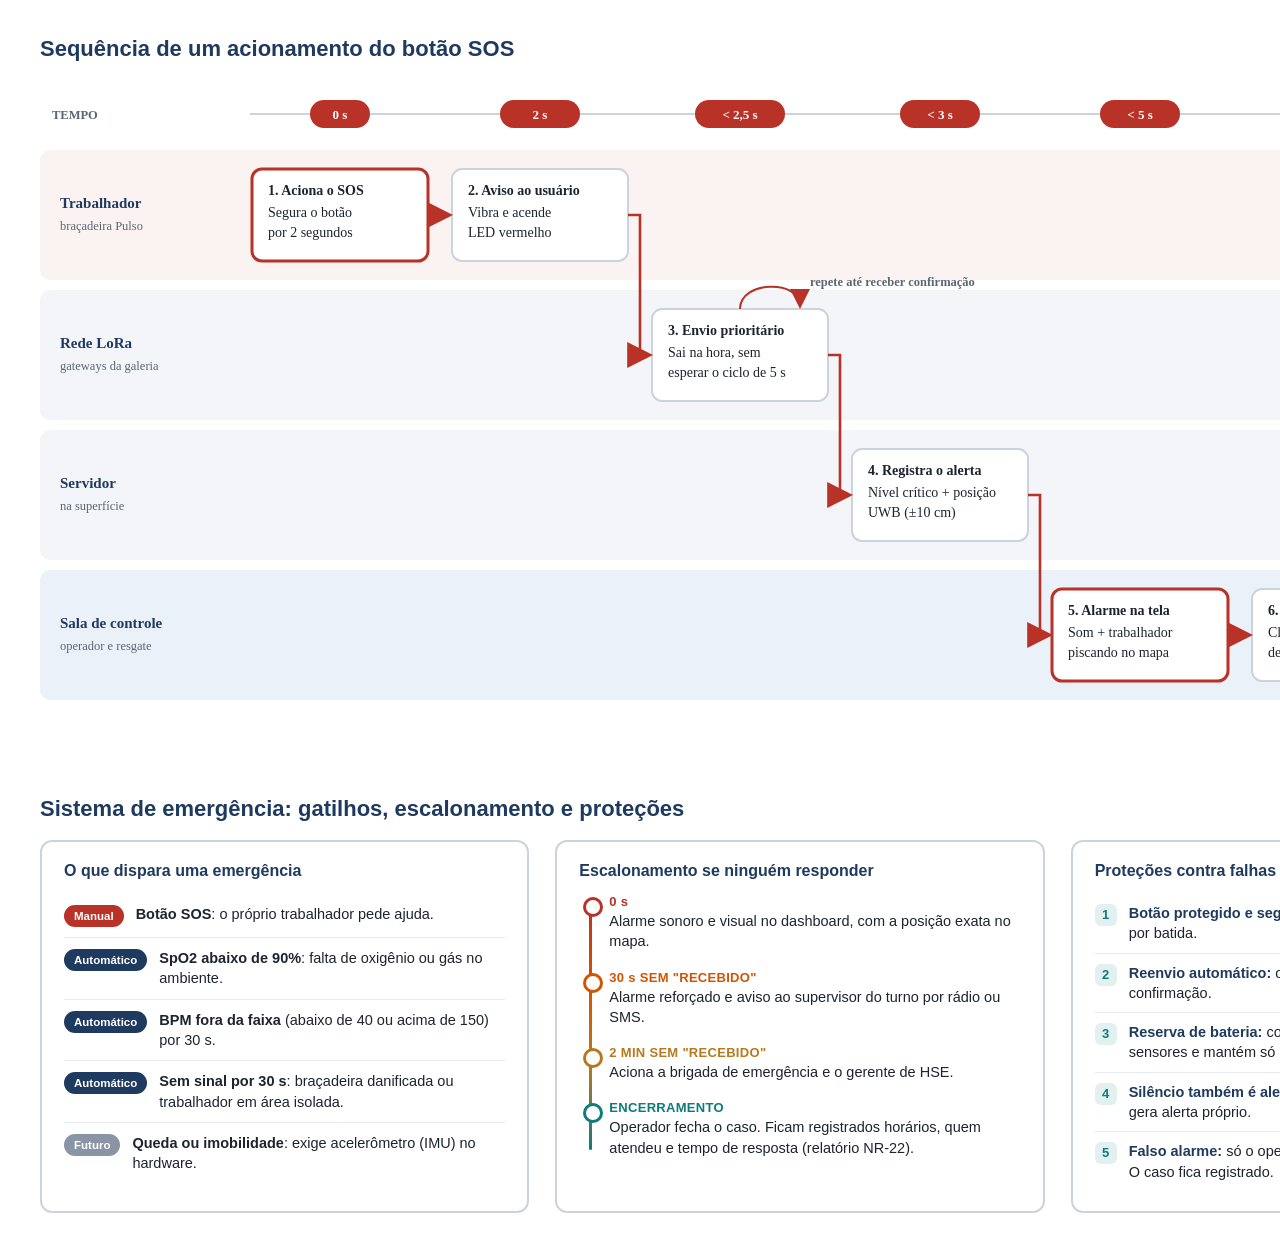
<file: figuras/fontes/sos.html>
<!doctype html>
<html lang="pt-BR"><head><meta charset="utf-8">
<style>
:root{--navy:#1F3A5F;--teal:#0E7C7B;--red:#B83227;--amber:#B7791F;--ink:#1d2430;--mute:#5b6675;--line:#CBD3DD;--bg2:#F3F5F8}
*{box-sizing:border-box;margin:0;padding:0}
body{font-family:Inter,sans-serif;color:var(--ink);background:#fff}
.fig{background:#fff;padding:36px 40px;position:relative}
h2{font-size:22px;font-weight:700;color:var(--navy);margin-bottom:18px}
h3{font-size:16px;font-weight:700;color:var(--navy);margin-bottom:14px}
#s1{width:1760px}
svg text{font-family:Inter}
.lt{font-size:15px;font-weight:700;fill:#1F3A5F}
.ls{font-size:12.5px;fill:#5b6675}
.bt{font-size:14px;fill:#1d2430}
.bb{font-size:14px;font-weight:700;fill:#1d2430}
.tm{font-size:13px;font-weight:700;fill:#fff}
.al{font-size:12.5px;font-weight:600;fill:#5b6675}
/* fig 2 */
#s2{width:1600px}
.cols{display:flex;gap:26px}
.card{flex:1;border:2px solid var(--line);border-radius:12px;padding:20px 22px}
.trig{display:flex;gap:12px;align-items:flex-start;padding:10px 0;border-bottom:1px solid #E6EAF0;font-size:14.5px;line-height:1.4}
.trig:last-child{border-bottom:0}
.tag{flex:none;font-size:11.5px;font-weight:700;color:#fff;border-radius:20px;padding:3px 10px;margin-top:1px}
.man{background:var(--red)}.aut{background:var(--navy)}.opt{background:#8995A5}
.esc{position:relative;padding-left:30px}
.esc:before{content:"";position:absolute;left:10px;top:8px;bottom:8px;width:3px;background:linear-gradient(#B83227,#D35400,#B7791F,#0E7C7B);border-radius:2px}
.ev{position:relative;margin-bottom:18px}
.ev:last-child{margin-bottom:0}
.ev:before{content:"";position:absolute;left:-26px;top:3px;width:14px;height:14px;border-radius:50%;background:#fff;border:3px solid var(--c)}
.ev .w{font-size:13px;font-weight:700;color:var(--c);letter-spacing:.3px}
.ev .d{font-size:14.5px;line-height:1.4;margin-top:2px}
.pr{display:flex;gap:12px;padding:9px 0;font-size:14.5px;line-height:1.4;border-bottom:1px solid #E6EAF0}
.pr:last-child{border-bottom:0}
.pr .ic{flex:none;width:22px;height:22px;border-radius:6px;background:#E2F0EF;color:var(--teal);font-weight:800;font-size:13px;display:flex;align-items:center;justify-content:center;margin-top:1px}
.pr b{color:var(--navy)}
</style></head><body>

<!-- =========== FIGURA SOS 1: sequência =========== -->
<div class="fig" id="s1">
<h2>Sequência de um acionamento do botão SOS</h2>
<svg width="1680" height="640" viewBox="0 0 1680 640">
 <defs><marker id="a" markerWidth="10" markerHeight="10" refX="8" refY="5" orient="auto"><path d="M0 0 L10 5 L0 10 Z" fill="#B83227"/></marker>
 <marker id="g" markerWidth="10" markerHeight="10" refX="8" refY="5" orient="auto"><path d="M0 0 L10 5 L0 10 Z" fill="#0E7C7B"/></marker></defs>
 <!-- time axis -->
 <line x1="210" y1="34" x2="1670" y2="34" stroke="#CBD3DD" stroke-width="2"/>
 <text x="12" y="39" class="ls" font-weight="700">TEMPO</text>
 <g>
  <rect x="270" y="20" width="60" height="28" rx="14" fill="#B83227"/><text x="300" y="39" class="tm" text-anchor="middle">0 s</text>
  <rect x="460" y="20" width="80" height="28" rx="14" fill="#B83227"/><text x="500" y="39" class="tm" text-anchor="middle">2 s</text>
  <rect x="655" y="20" width="90" height="28" rx="14" fill="#B83227"/><text x="700" y="39" class="tm" text-anchor="middle">&lt; 2,5 s</text>
  <rect x="860" y="20" width="80" height="28" rx="14" fill="#B83227"/><text x="900" y="39" class="tm" text-anchor="middle">&lt; 3 s</text>
  <rect x="1060" y="20" width="80" height="28" rx="14" fill="#B83227"/><text x="1100" y="39" class="tm" text-anchor="middle">&lt; 5 s</text>
  <rect x="1245" y="20" width="110" height="28" rx="14" fill="#1F3A5F"/><text x="1300" y="39" class="tm" text-anchor="middle">até 30 s</text>
  <rect x="1445" y="20" width="110" height="28" rx="14" fill="#0E7C7B"/><text x="1500" y="39" class="tm" text-anchor="middle">logo após</text>
 </g>
 <!-- lanes -->
 <g>
  <rect x="0" y="70" width="1680" height="130" rx="10" fill="#FBF3F2"/>
  <rect x="0" y="210" width="1680" height="130" rx="10" fill="#F3F5F8"/>
  <rect x="0" y="350" width="1680" height="130" rx="10" fill="#F3F5F8"/>
  <rect x="0" y="490" width="1680" height="130" rx="10" fill="#EAF1F8"/>
  <text x="20" y="128" class="lt">Trabalhador</text><text x="20" y="150" class="ls">braçadeira Pulso</text>
  <text x="20" y="268" class="lt">Rede LoRa</text><text x="20" y="290" class="ls">gateways da galeria</text>
  <text x="20" y="408" class="lt">Servidor</text><text x="20" y="430" class="ls">na superfície</text>
  <text x="20" y="548" class="lt">Sala de controle</text><text x="20" y="570" class="ls">operador e resgate</text>
 </g>
 <!-- boxes: w176 h92 ; lane centers 135,275,415,555 -->
 <g stroke-width="2">
  <rect x="212" y="89" width="176" height="92" rx="10" fill="#fff" stroke="#B83227" stroke-width="3"/>
  <rect x="412" y="89" width="176" height="92" rx="10" fill="#fff" stroke="#CBD3DD"/>
  <rect x="612" y="229" width="176" height="92" rx="10" fill="#fff" stroke="#CBD3DD"/>
  <rect x="812" y="369" width="176" height="92" rx="10" fill="#fff" stroke="#CBD3DD"/>
  <rect x="1012" y="509" width="176" height="92" rx="10" fill="#fff" stroke="#B83227" stroke-width="3"/>
  <rect x="1212" y="509" width="176" height="92" rx="10" fill="#fff" stroke="#CBD3DD"/>
  <rect x="1412" y="89" width="176" height="92" rx="10" fill="#fff" stroke="#0E7C7B" stroke-width="3"/>
 </g>
 <g>
  <text x="228" y="115" class="bb">1. Aciona o SOS</text><text x="228" y="137" class="bt">Segura o botão</text><text x="228" y="157" class="bt">por 2 segundos</text>
  <text x="428" y="115" class="bb">2. Aviso ao usuário</text><text x="428" y="137" class="bt">Vibra e acende</text><text x="428" y="157" class="bt">LED vermelho</text>
  <text x="628" y="255" class="bb">3. Envio prioritário</text><text x="628" y="277" class="bt">Sai na hora, sem</text><text x="628" y="297" class="bt">esperar o ciclo de 5 s</text>
  <text x="828" y="395" class="bb">4. Registra o alerta</text><text x="828" y="417" class="bt">Nível crítico + posição</text><text x="828" y="437" class="bt">UWB (±10 cm)</text>
  <text x="1028" y="535" class="bb">5. Alarme na tela</text><text x="1028" y="557" class="bt">Som + trabalhador</text><text x="1028" y="577" class="bt">piscando no mapa</text>
  <text x="1228" y="535" class="bb">6. Operador assume</text><text x="1228" y="557" class="bt">Clica "Recebido" e</text><text x="1228" y="577" class="bt">despacha o resgate</text>
  <text x="1428" y="115" class="bb">7. Retorno ao usuário</text><text x="1428" y="137" class="bt">LED verde: "ajuda</text><text x="1428" y="157" class="bt">a caminho"</text>
 </g>
 <!-- arrows -->
 <g fill="none" stroke="#B83227" stroke-width="2.6">
  <path d="M388 135 H408" marker-end="url(#a)"/>
  <path d="M588 135 H600 V275 H608" marker-end="url(#a)"/>
  <path d="M788 275 H800 V415 H808" marker-end="url(#a)"/>
  <path d="M988 415 H1000 V555 H1008" marker-end="url(#a)"/>
  <path d="M1188 555 H1208" marker-end="url(#a)"/>
 </g>
 <path d="M1388 555 H1400 V135 H1408" fill="none" stroke="#0E7C7B" stroke-width="2.6" stroke-dasharray="7 5" marker-end="url(#g)"/>
 <text x="1408" y="345" class="al" fill="#0E7C7B" style="fill:#0E7C7B">confirmação</text><text x="1408" y="362" class="al" style="fill:#0E7C7B">volta pela rede</text>
 <!-- retry note -->
 <path d="M700 229 C700 200 760 200 760 225" fill="none" stroke="#B83227" stroke-width="2" marker-end="url(#a)"/>
 <text x="770" y="206" class="al">repete até receber confirmação</text>
</svg>
</div>

<!-- =========== FIGURA SOS 2: gatilhos, escalonamento, proteções =========== -->
<div class="fig" id="s2">
<h2>Sistema de emergência: gatilhos, escalonamento e proteções</h2>
<div class="cols">
 <div class="card"><h3>O que dispara uma emergência</h3>
  <div class="trig"><span class="tag man">Manual</span><div><b>Botão SOS</b>: o próprio trabalhador pede ajuda.</div></div>
  <div class="trig"><span class="tag aut">Automático</span><div><b>SpO2 abaixo de 90%</b>: falta de oxigênio ou gás no ambiente.</div></div>
  <div class="trig"><span class="tag aut">Automático</span><div><b>BPM fora da faixa</b> (abaixo de 40 ou acima de 150) por 30 s.</div></div>
  <div class="trig"><span class="tag aut">Automático</span><div><b>Sem sinal por 30 s</b>: braçadeira danificada ou trabalhador em área isolada.</div></div>
  <div class="trig"><span class="tag opt">Futuro</span><div><b>Queda ou imobilidade</b>: exige acelerômetro (IMU) no hardware.</div></div>
 </div>
 <div class="card"><h3>Escalonamento se ninguém responder</h3>
  <div class="esc">
   <div class="ev" style="--c:#B83227"><div class="w">0 s</div><div class="d">Alarme sonoro e visual no dashboard, com a posição exata no mapa.</div></div>
   <div class="ev" style="--c:#D35400"><div class="w">30 s SEM "RECEBIDO"</div><div class="d">Alarme reforçado e aviso ao supervisor do turno por rádio ou SMS.</div></div>
   <div class="ev" style="--c:#B7791F"><div class="w">2 MIN SEM "RECEBIDO"</div><div class="d">Aciona a brigada de emergência e o gerente de HSE.</div></div>
   <div class="ev" style="--c:#0E7C7B"><div class="w">ENCERRAMENTO</div><div class="d">Operador fecha o caso. Ficam registrados horários, quem atendeu e tempo de resposta (relatório NR-22).</div></div>
  </div>
 </div>
 <div class="card"><h3>Proteções contra falhas</h3>
  <div class="pr"><span class="ic">1</span><div><b>Botão protegido e segurar 2 s:</b> evita acionamento acidental por batida.</div></div>
  <div class="pr"><span class="ic">2</span><div><b>Reenvio automático:</b> o SOS é repetido até chegar a confirmação.</div></div>
  <div class="pr"><span class="ic">3</span><div><b>Reserva de bateria:</b> com carga muito baixa, desliga os sensores e mantém só SOS e localização.</div></div>
  <div class="pr"><span class="ic">4</span><div><b>Silêncio também é alerta:</b> braçadeira que para de transmitir gera alerta próprio.</div></div>
  <div class="pr"><span class="ic">5</span><div><b>Falso alarme:</b> só o operador encerra, após contato por rádio. O caso fica registrado.</div></div>
 </div>
</div>
</div>
</body></html>
</file>
